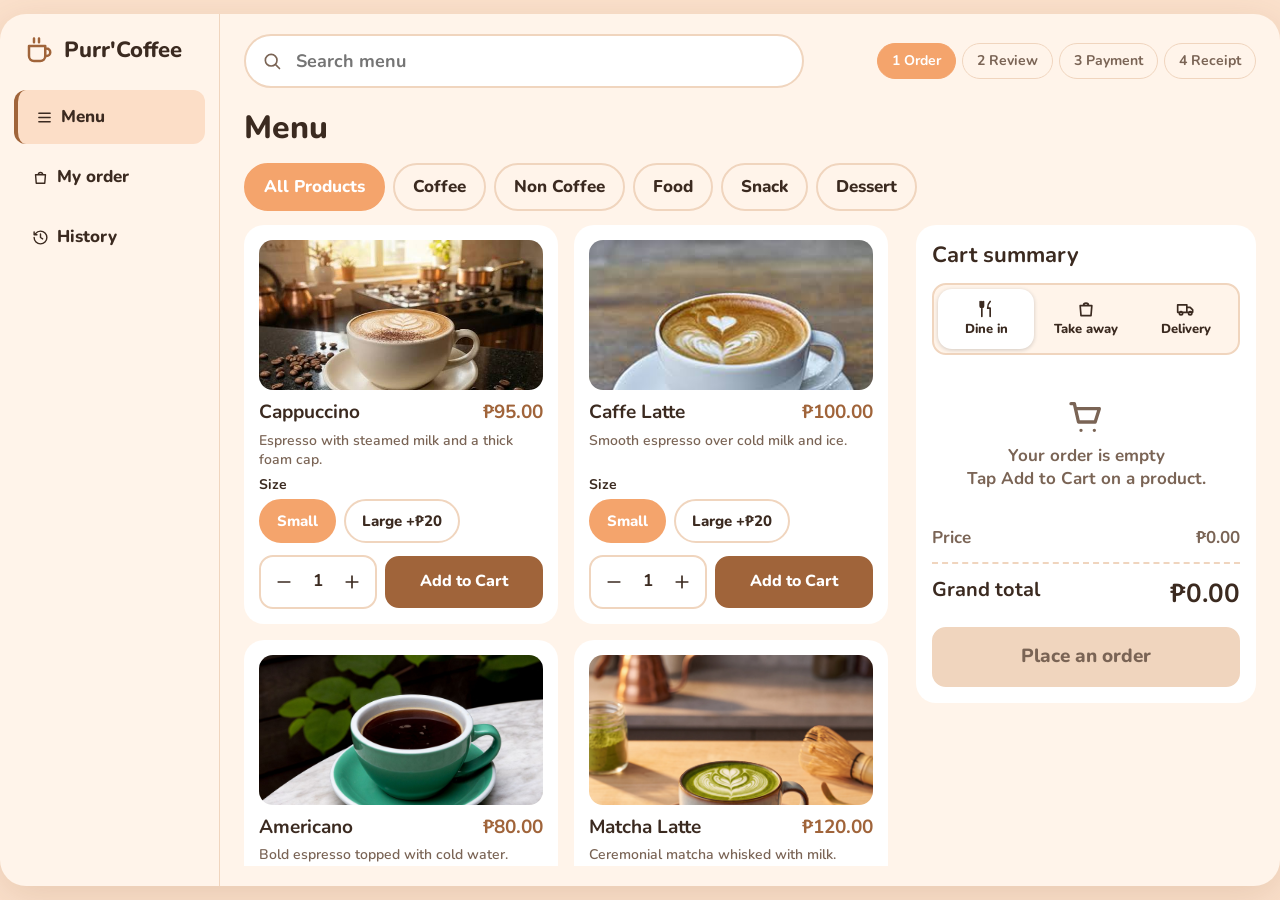
<file: index.html>
<!DOCTYPE html>
<html lang="en">
<head>
  <meta charset="utf-8">
  <meta name="viewport" content="width=device-width, initial-scale=1, viewport-fit=cover">
  <title>Purr'Coffee POS</title>
  <link rel="stylesheet" href="https://fonts.googleapis.com/css2?family=Nunito:wght@600;700;800&family=JetBrains+Mono:wght@500;700&display=swap">

  <style>
  /* ===== THEME (light + dark colors) ===== */
  :root {
    box-sizing: border-box;
    padding-top: env(safe-area-inset-top,0px);
    padding-bottom: env(safe-area-inset-bottom,0px);
    --bg: #fbe1cc;
    --panel: #fff4ea;
    --card: #fff;
    --ink: #3b2a20;
    --mute: #7a6455;
    --line: #f0d5be;
    --brand: #a0643a;
    --pill: #f4a46c;
    --pillink: #fff;
    --ok: #15803d;
    --okbg: #dcfce7;
    --err: #b91c1c;
    --errbg: #fee2e2;
    --btn2: #3b2a20;
    --btn2ink: #fff;
    --img: #d5d9dc;
  }

  @media (prefers-color-scheme:dark) {
    :root:not([data-theme="light"]) {
      --bg: #1d1511;
      --panel: #2a1f19;
      --card: #35271f;
      --ink: #f7e9dc;
      --mute: #c9ae98;
      --line: #4a382d;
      --brand: #d39a6c;
      --pill: #e0905a;
      --pillink: #2a1f19;
      --ok: #4ade80;
      --okbg: #10331f;
      --err: #fca5a5;
      --errbg: #3a1518;
      --btn2: #f7e9dc;
      --btn2ink: #2a1f19;
      --img: #4a4540;
    }
  }

  :root[data-theme="dark"] {
    --bg: #1d1511;
    --panel: #2a1f19;
    --card: #35271f;
    --ink: #f7e9dc;
    --mute: #c9ae98;
    --line: #4a382d;
    --brand: #d39a6c;
    --pill: #e0905a;
    --pillink: #2a1f19;
    --ok: #4ade80;
    --okbg: #10331f;
    --err: #fca5a5;
    --errbg: #3a1518;
    --btn2: #f7e9dc;
    --btn2ink: #2a1f19;
    --img: #4a4540;
  }

  html {
    scroll-padding-top: env(safe-area-inset-top,0px);
  }

  *,*:before,*:after {
    box-sizing: inherit;
  }

  body {
    margin: 0;
    background: var(--bg);
    color: var(--ink);
    font: 700 17px/1.35 Nunito,"Segoe UI",system-ui,sans-serif;
    -webkit-tap-highlight-color: transparent;
    touch-action: manipulation;
  }

  /* ===== BASE + BUTTONS ===== */
  svg.i {
    width: 1em;
    height: 1em;
    fill: none;
    stroke: currentColor;
    stroke-width: 2;
    stroke-linecap: round;
    stroke-linejoin: round;
    flex: none;
  }

  button {
    font: inherit;
    font-weight: 800;
    color: inherit;
    cursor: pointer;
    min-height: 52px;
    min-width: 52px;
    border-radius: 14px;
    border: 2px solid var(--line);
    background: var(--card);
    padding: 0 18px;
    display: inline-flex;
    align-items: center;
    justify-content: center;
    gap: 8px;
    transition: transform .08s,filter .15s;
  }

  button:active {
    transform: scale(.95);
    filter: brightness(.93);
  }

  button:focus-visible,input:focus-visible {
    outline: 3px solid var(--brand);
    outline-offset: 2px;
  }

  button:disabled {
    opacity: .6;
    cursor: wait;
  }

  .pri {
    background: var(--brand);
    border-color: var(--brand);
    color: #fff;
    font-size: 19px;
    min-height: 60px;
  }

  .out {
    border-color: var(--btn2);
    min-height: 60px;
    font-size: 19px;
  }

  .dis {
    background: var(--line);
    border-color: var(--line);
    color: var(--mute);
  }

  /* ===== APP SHELL + SIDEBAR ===== */
  .shell {
    max-width: 1400px;
    margin: 14px auto;
    display: grid;
    grid-template-columns: 220px 1fr;
    gap: 0;
    background: var(--panel);
    border-radius: 26px;
    overflow: hidden;
    min-height: calc(100vh - 28px);
    box-shadow: 0 10px 40px rgba(120,70,30,.15);
  }

  aside {
    padding: 22px 14px;
    border-right: 1px solid var(--line);
    display: flex;
    flex-direction: column;
    gap: 6px;
  }

  .brand {
    display: flex;
    align-items: center;
    gap: 10px;
    font-size: 22px;
    font-weight: 800;
    padding: 0 10px 18px;
    color: var(--ink);
  }

  .brand svg {
    font-size: 30px;
    color: var(--brand);
  }

  .nav {
    justify-content: flex-start;
    border: 0;
    background: none;
    min-height: 54px;
    width: 100%;
    font-size: 17px;
    border-radius: 12px;
    position: relative;
  }

  .nav.on {
    background: color-mix(in srgb,var(--pill) 28%,var(--panel));
    border-left: 4px solid var(--brand);
  }

  .nav .bd {
    margin-left: auto;
    background: var(--pill);
    color: var(--pillink);
    border-radius: 50%;
    min-width: 26px;
    height: 26px;
    display: grid;
    place-items: center;
    font-size: 14px;
  }

  .content {
    padding: 20px 24px;
    min-width: 0;
  }

  /* ===== TOP BAR + SEARCH + STEPS ===== */
  .top {
    display: flex;
    justify-content: space-between;
    align-items: center;
    gap: 12px;
    flex-wrap: wrap;
    margin-bottom: 18px;
  }

  .search {
    flex: 1;
    min-width: 200px;
    max-width: 560px;
    position: relative;
  }

  .search input {
    width: 100%;
    min-height: 54px;
    border-radius: 999px;
    border: 2px solid var(--line);
    background: var(--card);
    padding: 0 20px 0 50px;
    font: inherit;
    font-size: 18px;
    color: var(--ink);
  }

  .search svg {
    position: absolute;
    left: 18px;
    top: 17px;
    font-size: 20px;
    color: var(--mute);
  }

  .steps {
    display: flex;
    gap: 6px;
    flex-wrap: wrap;
  }

  .steps span {
    padding: 8px 14px;
    border-radius: 999px;
    font-size: 14px;
    border: 1px solid var(--line);
    color: var(--mute);
  }

  .steps .done {
    background: color-mix(in srgb,var(--pill) 25%,var(--panel));
    color: var(--ink);
  }

  .steps .on {
    background: var(--pill);
    color: var(--pillink);
    border-color: var(--pill);
  }

  h1,h2 {
    margin: 0;
    font-weight: 800;
  }

  h1 {
    font-size: 32px;
  }

  h2 {
    font-size: 28px;
  }

  .sub {
    color: var(--mute);
    margin: 6px 0 0;
  }

  /* ===== MENU SCREEN (products + cart) ===== */
  .cols {
    display: grid;
    grid-template-columns: 1fr 340px;
    gap: 20px;
    align-items: start;
  }

  .pills {
    display: flex;
    gap: 8px;
    flex-wrap: wrap;
    margin: 14px 0;
  }

  .pills button {
    border-radius: 999px;
    min-height: 48px;
    background: none;
    border-color: var(--line);
  }

  .pills .on {
    background: var(--pill);
    border-color: var(--pill);
    color: var(--pillink);
  }

  .grid {
    display: grid;
    grid-template-columns: repeat(auto-fill,minmax(225px,1fr));
    gap: 16px;
  }

  .pc {
    background: var(--card);
    border-radius: 20px;
    padding: 12px;
    border: 3px solid transparent;
    display: flex;
    flex-direction: column;
    gap: 6px;
  }

  .pc.in {
    border-color: var(--pill);
  }

  .img {
    height: 150px;
    flex-shrink: 0;
    border-radius: 14px;
    background: var(--img);
    overflow: hidden;
    display: grid;
    place-items: center;
  }

  .img img {
    display: block;
    object-fit: cover;
    height: 100%;
    width: 100%;
  }

  .pn {
    display: flex;
    justify-content: space-between;
    align-items: baseline;
    gap: 6px;
    font-size: 19px;
    margin-top: 4px;
  }

  .pn span {
    color: var(--brand);
  }

  .desc {
    margin: 0;
    color: var(--mute);
    font-size: 14px;
    font-weight: 600;
    min-height: 38px;
  }

  .sz small {
    display: block;
    font-size: 14px;
    margin-bottom: 4px;
  }

  .sz div {
    display: flex;
    gap: 8px;
  }

  .sz button {
    min-height: 44px;
    border-radius: 999px;
    font-size: 15px;
    padding: 0 16px;
  }

  .sz .on {
    background: var(--pill);
    border-color: var(--pill);
    color: var(--pillink);
  }

  .ar {
    display: flex;
    gap: 8px;
    align-items: center;
    margin-top: auto;
    padding-top: 6px;
  }

  .st {
    display: flex;
    align-items: center;
    border: 2px solid var(--line);
    border-radius: 14px;
  }

  .st button {
    border: 0;
    background: none;
    min-width: 46px;
    min-height: 50px;
    padding: 0;
    font-size: 20px;
  }

  .st b {
    min-width: 22px;
    text-align: center;
  }

  .add {
    flex: 1;
    background: var(--brand);
    border-color: var(--brand);
    color: #fff;
    font-size: 16px;
    padding: 0 8px;
  }

  .cart {
    background: var(--card);
    border-radius: 20px;
    padding: 16px;
    position: sticky;
    top: 12px;
  }

  .cart h3 {
    margin: 0 0 12px;
    font-size: 22px;
  }

  .mode {
    display: grid;
    grid-template-columns: repeat(3,1fr);
    gap: 4px;
    background: var(--panel);
    border: 2px solid var(--line);
    border-radius: 14px;
    padding: 4px;
    margin-bottom: 12px;
  }

  .mode button {
    flex-direction: column;
    gap: 2px;
    border: 0;
    background: none;
    min-height: 60px;
    font-size: 13px;
    padding: 0 4px;
  }

  .mode .on {
    background: var(--card);
    box-shadow: 0 1px 4px rgba(0,0,0,.18);
  }

  .mode svg {
    font-size: 20px;
  }

  .item {
    display: grid;
    grid-template-columns: 56px 1fr auto;
    gap: 10px;
    align-items: center;
    padding: 10px 0;
    border-bottom: 1px solid var(--line);
  }

  .item .th {
    width: 56px;
    height: 56px;
    border-radius: 12px;
    overflow: hidden;
    background: var(--img);
  }

  .item .th img {
    display: block;
    object-fit: cover;
    width: 100%;
    height: 100%;
  }

  .item b {
    font-size: 16px;
    display: block;
  }

  .item small {
    color: var(--mute);
    font-size: 14px;
    font-weight: 600;
    display: block;
  }

  .item .q {
    display: flex;
    align-items: center;
    gap: 4px;
    margin-top: 4px;
  }

  .item .q button {
    min-height: 44px;
    min-width: 44px;
    padding: 0;
    border-radius: 12px;
    font-size: 18px;
  }

  .item .q i {
    font-style: normal;
    min-width: 24px;
    text-align: center;
  }

  .item .rt {
    text-align: right;
  }

  .item .rt b {
    font-size: 17px;
  }

  .del {
    background: var(--errbg)!important;
    color: var(--err);
    border-color: var(--errbg)!important;
    margin-top: 6px;
  }

  .empty {
    text-align: center;
    color: var(--mute);
    padding: 30px 8px;
  }

  .empty svg {
    font-size: 40px;
    display: block;
    margin: 0 auto 8px;
  }

  .row2 {
    display: flex;
    justify-content: space-between;
    padding: 6px 0;
    color: var(--mute);
  }

  .row2.g {
    color: var(--ink);
    font-size: 20px;
    border-top: 2px dashed var(--line);
    margin-top: 6px;
    padding-top: 12px;
  }

  .row2.g b {
    font-size: 26px;
  }

  .wide {
    width: 100%;
    margin-top: 10px;
  }

  /* ===== REVIEW SCREEN ===== */
  .panelbox {
    background: var(--card);
    border-radius: 20px;
    overflow: hidden;
    margin: 16px 0;
  }

  .tr {
    display: grid;
    grid-template-columns: 2fr 1fr 1fr 1fr;
    padding: 16px 22px;
    border-top: 1px solid var(--line);
    font-size: 19px;
    align-items: center;
  }

  .tr.h {
    background: var(--panel);
    border: 0;
    font-size: 13px;
    color: var(--mute);
    padding: 12px 22px;
  }

  .tr>*:not(:first-child) {
    text-align: right;
  }

  .tsum {
    display: flex;
    justify-content: space-between;
    align-items: center;
    padding: 20px 22px;
    background: color-mix(in srgb,var(--pill) 22%,var(--card));
  }

  .tsum b {
    font-size: 40px;
    color: var(--brand);
  }

  .btns {
    display: grid;
    grid-template-columns: 1fr 2fr;
    gap: 16px;
  }

  @media (max-width:600px) {
    .btns {
      grid-template-columns: 1fr;
    }
  }

  .due {
    background: var(--card);
    border-radius: 16px;
    padding: 10px 20px;
    text-align: right;
  }

  .due small {
    display: block;
    font-size: 13px;
    color: var(--mute);
  }

  .due b {
    font-size: 34px;
    color: var(--brand);
  }

  /* ===== PAYMENT METHOD + CASH / QR / CARD ===== */
  .methods {
    display: grid;
    grid-template-columns: repeat(auto-fit,minmax(220px,1fr));
    gap: 16px;
    margin: 18px 0;
  }

  .method {
    flex-direction: column;
    min-height: 270px;
    border-radius: 24px;
    padding: 20px;
    font-weight: 600;
    color: var(--mute);
    gap: 4px;
    text-align: center;
    border: 3px solid transparent;
  }

  .method h3 {
    margin: 10px 0 2px;
    font-size: 26px;
    color: var(--ink);
    font-weight: 800;
  }

  .mic {
    width: 110px;
    height: 110px;
    border-radius: 50%;
    display: grid;
    place-items: center;
    font-size: 50px;
  }

  .two {
    display: grid;
    grid-template-columns: 1fr 1fr;
    gap: 24px;
    align-items: start;
  }

  @media (max-width:860px) {
    .two {
      grid-template-columns: 1fr;
    }
  }

  .amt {
    background: var(--card);
    border-radius: 16px;
    padding: 16px 22px;
    display: flex;
    justify-content: space-between;
    align-items: center;
    color: var(--mute);
    margin: 14px 0;
  }

  .amt b {
    font-size: 36px;
    color: var(--ink);
  }

  .field {
    background: var(--card);
    border: 3px solid var(--btn2);
    border-radius: 16px;
    padding: 12px 22px;
    font-size: 40px;
    font-weight: 800;
    min-height: 78px;
  }

  .field.bad {
    border-color: var(--err);
  }

  .field.z {
    color: var(--mute);
  }

  .lbl {
    display: block;
    font-size: 15px;
    margin: 12px 0 6px;
  }

  .quick {
    display: grid;
    grid-template-columns: repeat(4,1fr);
    gap: 8px;
    margin: 6px 0 12px;
  }

  .quick button {
    padding: 0;
    min-height: 58px;
  }

  .quick .on {
    background: var(--btn2);
    color: var(--btn2ink);
    border-color: var(--btn2);
  }

  .chg {
    border-radius: 16px;
    padding: 14px 20px;
    display: flex;
    justify-content: space-between;
    align-items: center;
    background: var(--card);
    color: var(--mute);
  }

  .chg.ok {
    background: var(--okbg);
    color: var(--ok);
  }

  .chg b {
    font-size: 36px;
  }

  .chg small {
    display: block;
    font-size: 14px;
    font-weight: 600;
  }

  .alert {
    display: flex;
    gap: 12px;
    align-items: center;
    background: var(--errbg);
    color: var(--err);
    border: 2px solid var(--err);
    border-radius: 14px;
    padding: 12px 16px;
    margin: 10px 0;
    font-size: 22px;
  }

  .alert div {
    font-size: 15px;
    font-weight: 600;
  }

  .alert b {
    font-size: 17px;
    display: block;
  }

  .pad {
    display: grid;
    grid-template-columns: repeat(3,1fr);
    gap: 10px;
  }

  .pad button {
    min-height: 92px;
    font-size: 32px;
    border-radius: 16px;
    padding: 0;
  }

  .pad .f {
    background: var(--panel);
    font-size: 20px;
  }

  .qrcard,.term {
    background: var(--card);
    border-radius: 24px;
    padding: 32px;
    text-align: center;
    display: grid;
    place-items: center;
  }

  .qrbox {
    width: min(290px,100%);
    aspect-ratio: 1;
    background: #fff;
    border: 2px solid var(--line);
    border-radius: 10px;
    overflow: hidden;
    margin-bottom: 12px;
    line-height: 0;
  }

  .qrbox svg {
    display: block;
    width: 100%;
    height: 100%;
  }

  .how {
    list-style: none;
    padding: 0;
    margin: 12px 0;
    display: grid;
    gap: 12px;
  }

  .how li {
    display: flex;
    gap: 12px;
    align-items: center;
    font-size: 18px;
  }

  .how b {
    width: 40px;
    height: 40px;
    border-radius: 50%;
    background: var(--btn2);
    color: var(--btn2ink);
    display: grid;
    place-items: center;
    flex: none;
  }

  .note {
    color: var(--mute);
    font-size: 15px;
    font-weight: 600;
    margin-top: 10px;
  }

  .proc {
    background: color-mix(in srgb,var(--pill) 20%,var(--card));
    border: 2px solid var(--pill);
    border-radius: 16px;
    padding: 14px 18px;
    margin: 12px 0;
  }

  .proc .bar {
    height: 12px;
    background: var(--card);
    border-radius: 6px;
    margin: 8px 0;
    overflow: hidden;
  }

  .proc .bar i {
    display: block;
    height: 100%;
    width: 0;
    background: var(--brand);
    animation: fill 1.6s linear forwards;
  }

  @keyframes fill {
    to {
      width: 100%;
    }
  }

  .proc small {
    font-weight: 600;
  }

  /* ===== SUCCESS + RECEIPT + HISTORY ===== */
  .okc {
    background: var(--card);
    border-radius: 26px;
    padding: 32px;
    max-width: 760px;
    margin: 0 auto;
    text-align: center;
  }

  .bigok {
    width: 110px;
    height: 110px;
    border-radius: 50%;
    background: #15803d;
    color: #fff;
    display: grid;
    place-items: center;
    font-size: 58px;
    margin: 0 auto 12px;
  }

  .okc h2 {
    font-size: 40px;
    color: var(--ok);
  }

  .kv {
    border: 2px solid var(--line);
    border-radius: 16px;
    margin: 20px 0;
    overflow: hidden;
    text-align: left;
  }

  .kv div {
    display: flex;
    justify-content: space-between;
    gap: 10px;
    padding: 14px 20px;
    border-top: 1px solid var(--line);
    font-size: 19px;
  }

  .kv div:first-child {
    border: 0;
    background: var(--panel);
  }

  .kv span {
    color: var(--mute);
  }

  .kv .m {
    font: 700 20px "JetBrains Mono",monospace;
  }

  .kv .g {
    color: var(--ok);
  }

  .okc button {
    width: 100%;
    margin-top: 10px;
  }

  .rc {
    background: #fff;
    color: #2b1d14;
    border-radius: 10px;
    padding: 30px;
    font: 500 16px/1.5 "JetBrains Mono",monospace;
    box-shadow: 0 8px 28px rgba(80,40,10,.2);
  }

  .rc h3 {
    margin: 0;
    text-align: center;
    font-size: 25px;
  }

  .rc .c {
    text-align: center;
    color: #6b5646;
    font-size: 13px;
  }

  .rc hr {
    border: 0;
    border-top: 2px dashed #b9a592;
    margin: 12px 0;
  }

  .rc .r {
    display: flex;
    justify-content: space-between;
    gap: 10px;
  }

  .rc small {
    display: block;
    color: #6b5646;
  }

  .rc .t {
    font-size: 23px;
    font-weight: 700;
  }

  .rc .okk {
    color: #15803d;
    font-weight: 700;
  }

  .side {
    padding-top: 30px;
  }

  .side p {
    color: var(--mute);
    font-size: 19px;
    margin: 10px 0 20px;
  }

  .side button {
    width: 100%;
    margin-bottom: 12px;
  }

  .hist {
    display: grid;
    gap: 10px;
    margin-top: 16px;
  }

  .hist button {
    justify-content: space-between;
    min-height: 72px;
    font-size: 18px;
    text-align: left;
    width: 100%;
  }

  @media (max-width:1100px) {
    .cols {
      grid-template-columns: 1fr;
    }
    .cart {
      position: static;
    }
  }

  @media (max-width:820px) {
    .shell {
      grid-template-columns: 1fr;
      margin: 0;
      border-radius: 0;
    }
    aside {
      flex-direction: row;
      flex-wrap: wrap;
      border: 0;
      border-bottom: 1px solid var(--line);
      padding: 10px;
      align-items: center;
    }
    .brand {
      padding: 0 8px;
    }
    .nav {
      width: auto;
    }
  }

  /* ===== MENU SCREEN: fixed-height layout so only the product list scrolls =====
     App.render() adds .menu-lock to <body> while the menu (order) screen is showing. */
  @media screen and (min-width:821px) {
    body.menu-lock {
      overflow: hidden;
    }
    body.menu-lock .shell {
      height: calc(100vh - 28px);
      height: calc(100dvh - 28px);
      min-height: 0;
      grid-template-rows: minmax(0,1fr);
    }
    body.menu-lock .content {
      display: flex;
      flex-direction: column;
      min-height: 0;
    }
    body.menu-lock .top {
      flex: none;
    }
    body.menu-lock #app {
      flex: 1;
      min-height: 0;
      overflow-y: auto;
      overflow-x: hidden;
      overscroll-behavior: contain;
      scrollbar-width: thin;
      scrollbar-color: var(--pill) transparent;
    }
  }

  @media screen and (min-width:1101px) {
    body.menu-lock #app {
      display: flex;
      flex-direction: column;
      overflow: hidden;
    }
    body.menu-lock .cols {
      flex: 1;
      min-height: 0;
      grid-template-rows: minmax(0,1fr);
    }
    body.menu-lock .grid {
      align-self: stretch;
      align-content: start;
      min-height: 0;
      overflow-y: auto;
      overflow-x: hidden;
      overscroll-behavior: contain;
      padding-right: 8px;
      scrollbar-width: thin;
      scrollbar-color: var(--pill) transparent;
    }
    body.menu-lock .cart {
      max-height: 100%;
      overflow-y: auto;
    }
  }

  /* ===== TOAST + PRINT + REDUCED MOTION ===== */
  #toast {
    position: fixed;
    left: 50%;
    bottom: calc(24px + env(safe-area-inset-bottom,0px));
    transform: translate(-50%,20px);
    background: #3b2a20;
    color: #fff;
    padding: 14px 24px;
    border-radius: 999px;
    display: flex;
    gap: 10px;
    align-items: center;
    z-index: 50;
    opacity: 0;
    pointer-events: none;
    transition: .2s;
    max-width: 92vw;
  }

  #toast.show {
    opacity: 1;
    transform: translate(-50%,0);
  }

  #toast.error {
    background: #991b1b;
  }

  #toast.warn {
    background: #92400e;
  }

  #toast.success svg {
    color: #86efac;
  }

  @media print {
    aside,.top,.side,#toast {
      display: none;
    }
    .shell {
      display: block;
      box-shadow: none;
    }
    .two {
      display: block;
    }
  }

  @media (prefers-reduced-motion:reduce) {
    * {
      animation: none!important;
      transition: none!important;
    }
  }
  </style>
</head>

<body>
  <div class="shell">
    <aside id="side"></aside>
    <section class="content">
      <div class="top" id="top"></div>
      <div id="app"></div>
    </section>
  </div>
  <div id="toast" role="status" aria-live="polite"></div>

  <script>
    "use strict";

    /* ===== utils ===== */
    const ICONS = {
      cup: "M4 8h13v8a4 4 0 01-4 4H8a4 4 0 01-4-4V8zM17 10h1a3 3 0 010 6h-1M8 2v3M12 2v3",
      menu: "M4 6h16M4 12h16M4 18h16",
      bag: "M5 8h14l-1 12H6L5 8zM9 8a3 3 0 016 0",
      hist: "M3 12a9 9 0 109-9 9 9 0 00-7 3.5M3 4v4h4M12 7v5l3 2",
      search: "M11 4a7 7 0 100 14 7 7 0 000-14zM21 21l-5-5",
      cash: "M2 6h20v12H2zM12 9a3 3 0 100 6 3 3 0 000-6z",
      qr: "M3 3h7v7H3zM14 3h7v7h-7zM3 14h7v7H3zM14 14h3v3h-3zM20 14v3M14 20h3M20 20h1",
      card: "M2 5h20v14H2zM2 10h20M6 15h4",
      trash: "M4 7h16M10 11v6M14 11v6M6 7l1 13h10l1-13M9 7V4h6v3",
      cart: "M3 4h2l2.5 11h10L20 7H6M9 20h.01M17 20h.01",
      check: "M5 13l4 4L19 7",
      left: "M19 12H5M11 6l-6 6 6 6",
      right: "M5 12h14M13 6l6 6-6 6",
      receipt: "M6 3h12v18l-3-2-3 2-3-2-3 2V3zM9 8h6M9 12h6",
      plus: "M12 5v14M5 12h14",
      minus: "M5 12h14",
      print: "M6 9V3h12v6M6 18H4v-7h16v7h-2M7 14h10v7H7z",
      back: "M21 5H9l-6 7 6 7h12V5zM12 9l5 6M17 9l-5 6",
      alert: "M12 8v5M12 17h.01M12 2a10 10 0 100 20 10 10 0 000-20z",
      dine: "M7 3v8M5 3v5a2 2 0 004 0V3M7 11v10M17 3c-2 2-3 5-3 8h3v10",
      take: "M5 8h14l-1 12H6L5 8zM9 8a3 3 0 016 0",
      ride: "M2 7h11v9H2zM13 10h4l3 3v3h-7M6 19a2 2 0 100-4 2 2 0 000 4zM17 19a2 2 0 100-4 2 2 0 000 4z"
    };
    const ic = n => `<svg class="i" viewBox="0 0 24 24" aria-hidden="true"><path d="${ICONS[n]}"/></svg>`;
    const Util = {
      cents: n => Math.round(Number(n) * 100),
      peso: n => "₱" + Number(n).toLocaleString("en-PH", {
        minimumFractionDigits: 2,
        maximumFractionDigits: 2
      }),
      pad: (n, l) => String(n).padStart(l, "0"),
      ymd: d => d.getFullYear() + Util.pad(d.getMonth() + 1, 2) + Util.pad(d.getDate(), 2),
      toast(t, type = "success") {
        const e = document.getElementById("toast");
        e.innerHTML = ic(type === "success" ? "check" : "alert") + `<span>${t}</span>`;
        e.className = "show " + type;
        clearTimeout(Util._t);
        Util._t = setTimeout(() => e.className = "", 2400);
      }
    };

    /* ===== product data + local product images ===== */
    const LARGE_EXTRA = 20;
    const PRODUCTS = [
      {
        id: 1,
        name: "Cappuccino",
        price: 95,
        cat: "Coffee",
        sizes: 1,
        image: "assets/images/cappuccino.jpg",
        desc: "Espresso with steamed milk and a thick foam cap."
      },
      {
        id: 2,
        name: "Caffe Latte",
        price: 100,
        cat: "Coffee",
        sizes: 1,
        image: "assets/images/caffe-latte.jpg",
        desc: "Smooth espresso over cold milk and ice."
      },
      {
        id: 3,
        name: "Americano",
        price: 80,
        cat: "Coffee",
        sizes: 1,
        image: "assets/images/americano.jpg",
        desc: "Bold espresso topped with cold water."
      },
      {
        id: 4,
        name: "Matcha Latte",
        price: 120,
        cat: "Non Coffee",
        sizes: 1,
        image: "assets/images/matcha-latte.jpg",
        desc: "Ceremonial matcha whisked with milk."
      },
      {
        id: 5,
        name: "Choco Milk",
        price: 90,
        cat: "Non Coffee",
        sizes: 1,
        image: "assets/images/choco-milk.jpg",
        desc: "Rich dark chocolate with cold milk."
      },
      {
        id: 6,
        name: "Croissant",
        price: 85,
        cat: "Food",
        image: "assets/images/croissant.jpg",
        desc: "Buttery, flaky, baked fresh each morning."
      },
      {
        id: 7,
        name: "Club Sandwich",
        price: 130,
        cat: "Food",
        image: "assets/images/club-sandwich.jpg",
        desc: "Chicken, egg, lettuce and tomato on toast."
      },
      {
        id: 8,
        name: "Cookies",
        price: 45,
        cat: "Snack",
        image: "assets/images/cookies.jpg",
        desc: "Two chewy chocolate chip cookies."
      },
      {
        id: 9,
        name: "Cheesecake",
        price: 110,
        cat: "Dessert",
        image: "assets/images/cheesecake.jpg",
        desc: "Creamy baked cheesecake with berry sauce."
      },
      {
        id: 10,
        name: "Donut",
        price: 55,
        cat: "Dessert",
        image: "assets/images/donut.jpg",
        desc: "Glazed ring donut, soft and fluffy."
      }
    ];
    const CATS = ["All Products", "Coffee", "Non Coffee", "Food", "Snack", "Dessert"];

    /* ===== cart logic (temporary order state; lines keyed by product + size) ===== */
    const Cart = {
      items: [],
      find(k) {
        return this.items.find(i => i.key === k);
      },
      add(p, size, qty) {
        const k = p.id + (size || ""), e = this.find(k);
        if (e)
          e.quantity += qty;
        else
          this.items.push({
            key: k,
            productId: p.id,
            name: p.name,
            size,
            price: p.price + (size === "Large" ? LARGE_EXTRA : 0),
            quantity: qty
          });
      },
      change(k, d) {
        const e = this.find(k);
        if (!e)
          return;
        e.quantity + d < 1 ? this.remove(k) : e.quantity += d;
      },
      remove(k) {
        this.items = this.items.filter(i => i.key !== k);
      },
      clear() {
        this.items = [];
      },
      subtotal: i => Util.cents(i.price) * i.quantity / 100,
      totalCents() {
        return this.items.reduce((s, i) => s + Util.cents(i.price) * i.quantity, 0);
      },
      total() {
        return this.totalCents() / 100;
      },
      count() {
        return this.items.reduce((s, i) => s + i.quantity, 0);
      },
      isEmpty() {
        return !this.items.length;
      }
    };

    /* ===== QR code (self-contained generator, no external library needed) ===== */
    /* QR_CONFIG: the ONLY thing you change to turn the simulation into a real payment QR.
       Leave paymentUrlTemplate empty = simulation payload (reference + amount as text).
       To use a real payment link, put it here. {ref} and {amount} are replaced automatically.
       Example: "https://your-payment-provider.example/pay?ref={ref}&amount={amount}" */
    const QR_CONFIG = {
      paymentUrlTemplate: ""
    };

    const QR = (() => {
      /* Error-correction level M. version -> [EC codewords per block, [[blocks, data codewords per block], ...]] */
      const BLOCKS = {
        1: [10, [[1, 16]]], 2: [16, [[1, 28]]], 3: [26, [[1, 44]]], 4: [18, [[2, 32]]], 5: [24, [[2, 43]]],
        6: [16, [[4, 27]]], 7: [18, [[4, 31]]], 8: [22, [[2, 38], [2, 39]]], 9: [22, [[3, 36], [2, 37]]], 10: [26, [[4, 43], [1, 44]]]
      };
      /* Alignment-pattern centre positions for each version */
      const ALIGN = { 1: [], 2: [6, 18], 3: [6, 22], 4: [6, 26], 5: [6, 30], 6: [6, 34], 7: [6, 22, 38], 8: [6, 24, 42], 9: [6, 26, 46], 10: [6, 28, 50] };
      /* The 8 standard mask patterns (true = flip the module) */
      const MASKS = [
        (r, c) => (r + c) % 2 === 0,
        (r, c) => r % 2 === 0,
        (r, c) => c % 3 === 0,
        (r, c) => (r + c) % 3 === 0,
        (r, c) => (Math.floor(r / 2) + Math.floor(c / 3)) % 2 === 0,
        (r, c) => ((r * c) % 2) + ((r * c) % 3) === 0,
        (r, c) => (((r * c) % 2) + ((r * c) % 3)) % 2 === 0,
        (r, c) => (((r + c) % 2) + ((r * c) % 3)) % 2 === 0
      ];

      /* Reed-Solomon error correction over GF(256) */
      const EXP = [], LOG = [];
      for (let i = 0, x = 1; i < 255; i++) { EXP[i] = x; LOG[x] = i; x <<= 1; if (x & 256) x ^= 0x11d; }
      for (let i = 255; i < 512; i++) EXP[i] = EXP[i - 255];
      const mul = (a, b) => a && b ? EXP[LOG[a] + LOG[b]] : 0;
      function rsEncode(data, n) {
        let g = [1];
        for (let i = 0; i < n; i++) {
          const ng = new Array(g.length + 1).fill(0);
          for (let j = 0; j < g.length; j++) { ng[j] ^= g[j]; ng[j + 1] ^= mul(g[j], EXP[i]); }
          g = ng;
        }
        const r = new Array(n).fill(0);
        for (const b of data) {
          const f = b ^ r[0];
          r.shift(); r.push(0);
          if (f) for (let i = 0; i < n; i++) r[i] ^= mul(g[i + 1], f);
        }
        return r;
      }

      /* Mask quality score: lower is better (the 4 standard penalty rules) */
      function penalty(m) {
        const n = m.length;
        let p = 0, dark = 0;
        for (let pass = 0; pass < 2; pass++) {
          const at = (a, b) => pass ? m[b][a] : m[a][b];
          for (let a = 0; a < n; a++) {
            let run = 1;
            for (let b = 1; b < n; b++) {
              if (at(a, b) === at(a, b - 1)) { run++; if (run === 5) p += 3; else if (run > 5) p++; } else run = 1;
            }
            for (let b = 0; b + 10 < n; b++) {
              const s = [];
              for (let k = 0; k < 11; k++) s.push(at(a, b + k) ? 1 : 0);
              const t = s.join("");
              if (t === "10111010000" || t === "00001011101") p += 40;
            }
          }
        }
        for (let y = 0; y < n; y++) for (let x = 0; x < n; x++) {
          if (m[y][x]) dark++;
          if (x + 1 < n && y + 1 < n && m[y][x] === m[y][x + 1] && m[y][x] === m[y + 1][x] && m[y][x] === m[y + 1][x + 1]) p += 3;
        }
        return p + Math.floor(Math.abs(dark * 100 / (n * n) - 50) / 5) * 10;
      }

      /* Turn text into a square matrix of true/false modules */
      function encode(text) {
        const bytes = Array.from(new TextEncoder().encode(text));
        const dataCap = v => BLOCKS[v][1].reduce((s, [n, d]) => s + n * d, 0);
        let v = 1;
        while (v <= 10 && bytes.length > dataCap(v) - (v < 10 ? 2 : 3)) v++;
        if (v > 10) throw new Error("QR payload too long");

        /* 1. Data bits: mode (byte), length, data, terminator, padding */
        const bits = [];
        const put = (val, len) => { for (let i = len - 1; i >= 0; i--) bits.push((val >>> i) & 1); };
        put(4, 4);
        put(bytes.length, v < 10 ? 8 : 16);
        bytes.forEach(b => put(b, 8));
        const cap = dataCap(v) * 8;
        put(0, Math.min(4, cap - bits.length));
        while (bits.length % 8) bits.push(0);
        for (let pad = 0xEC; bits.length < cap; pad ^= 0xEC ^ 0x11) put(pad, 8);
        const cw = [];
        for (let i = 0; i < bits.length; i += 8) cw.push(parseInt(bits.slice(i, i + 8).join(""), 2));

        /* 2. Split into blocks, add Reed-Solomon error correction, interleave */
        const [eccLen, groups] = BLOCKS[v];
        const dBlocks = [], eBlocks = [];
        let pos = 0;
        for (const [n, d] of groups) for (let i = 0; i < n; i++) {
          const blk = cw.slice(pos, pos + d);
          pos += d;
          dBlocks.push(blk);
          eBlocks.push(rsEncode(blk, eccLen));
        }
        const out = [];
        const maxD = Math.max(...dBlocks.map(b => b.length));
        for (let i = 0; i < maxD; i++) dBlocks.forEach(b => { if (i < b.length) out.push(b[i]); });
        for (let i = 0; i < eccLen; i++) eBlocks.forEach(b => out.push(b[i]));
        const stream = [];
        out.forEach(b => { for (let i = 7; i >= 0; i--) stream.push((b >>> i) & 1); });

        /* 3. Fixed patterns: timing, 3 finder squares, alignment squares */
        const size = 17 + 4 * v;
        const mod = Array.from({ length: size }, () => Array(size).fill(false));
        const fn = Array.from({ length: size }, () => Array(size).fill(false));
        const set = (x, y, dark) => { mod[y][x] = dark; fn[y][x] = true; };
        for (let i = 0; i < size; i++) { set(6, i, i % 2 === 0); set(i, 6, i % 2 === 0); }
        const finder = (cx, cy) => {
          for (let dy = -4; dy <= 4; dy++) for (let dx = -4; dx <= 4; dx++) {
            const x = cx + dx, y = cy + dy;
            if (x < 0 || y < 0 || x >= size || y >= size) continue;
            const d = Math.max(Math.abs(dx), Math.abs(dy));
            set(x, y, d !== 2 && d !== 4);
          }
        };
        finder(3, 3); finder(size - 4, 3); finder(3, size - 4);
        const ap = ALIGN[v];
        ap.forEach((cy, i) => ap.forEach((cx, j) => {
          if ((i === 0 && j === 0) || (i === 0 && j === ap.length - 1) || (i === ap.length - 1 && j === 0)) return;
          for (let dy = -2; dy <= 2; dy++) for (let dx = -2; dx <= 2; dx++) set(cx + dx, cy + dy, Math.max(Math.abs(dx), Math.abs(dy)) !== 1);
        }));

        /* 4. Format info (error level + mask) and version info cells */
        const infoCells = mask => {
          const cells = [];
          let rem = mask;
          for (let i = 0; i < 10; i++) rem = (rem << 1) ^ ((rem >>> 9) * 0x537);
          const fb = ((mask << 10) | rem) ^ 0x5412;
          const b = i => ((fb >>> i) & 1) === 1;
          for (let i = 0; i <= 5; i++) cells.push([8, i, b(i)]);
          cells.push([8, 7, b(6)], [8, 8, b(7)], [7, 8, b(8)]);
          for (let i = 9; i < 15; i++) cells.push([14 - i, 8, b(i)]);
          for (let i = 0; i < 8; i++) cells.push([size - 1 - i, 8, b(i)]);
          for (let i = 8; i < 15; i++) cells.push([8, size - 15 + i, b(i)]);
          cells.push([8, size - 8, true]);
          if (v >= 7) {
            let r2 = v;
            for (let i = 0; i < 12; i++) r2 = (r2 << 1) ^ ((r2 >>> 11) * 0x1F25);
            const vb = (v << 12) | r2;
            for (let i = 0; i < 18; i++) {
              const bit = ((vb >>> i) & 1) === 1, a = size - 11 + (i % 3), c = Math.floor(i / 3);
              cells.push([a, c, bit], [c, a, bit]);
            }
          }
          return cells;
        };
        infoCells(0).forEach(([x, y, d]) => set(x, y, d)); /* reserve these cells */

        /* 5. Place data bits in the zig-zag order */
        const raw = Array.from({ length: size }, () => Array(size).fill(false));
        let bi = 0, up = true;
        for (let c = size - 1; c > 0; c -= 2) {
          if (c === 6) c--;
          for (let i = 0; i < size; i++) {
            const r = up ? size - 1 - i : i;
            for (let k = 0; k < 2; k++) {
              const cc = c - k;
              if (!fn[r][cc]) raw[r][cc] = bi < stream.length ? stream[bi++] === 1 : false;
            }
          }
          up = !up;
        }

        /* 6. Try all 8 masks, keep the best-scoring one */
        let best = null, bestScore = Infinity;
        for (let mask = 0; mask < 8; mask++) {
          const m = mod.map(r => r.slice());
          for (let y = 0; y < size; y++) for (let x = 0; x < size; x++) if (!fn[y][x]) m[y][x] = raw[y][x] !== MASKS[mask](y, x);
          infoCells(mask).forEach(([x, y, d]) => { m[y][x] = d; });
          const s = penalty(m);
          if (s < bestScore) { bestScore = s; best = m; }
        }
        return { size, modules: best };
      }

      return {
        /* What the QR contains */
        payload(ref, amount) {
          const amt = Number(amount).toFixed(2);
          if (QR_CONFIG.paymentUrlTemplate) {
            return QR_CONFIG.paymentUrlTemplate.replace("{ref}", encodeURIComponent(ref)).replace("{amount}", amt);
          }
          return `PURRCOFFEE-SIM|${ref}|PHP ${amt}|NOT A REAL PAYMENT`;
        },
        /* Draw the matrix as an inline SVG (white background + 4-module quiet zone, as the QR standard requires) */
        svg(text) {
          try {
            const { size, modules } = encode(text);
            const q = 4;
            let d = "";
            for (let y = 0; y < size; y++) {
              for (let x = 0; x < size; x++) {
                if (!modules[y][x]) continue;
                let len = 1;
                while (x + len < size && modules[y][x + len]) len++;
                d += `M${x + q} ${y + q}h${len}v1h-${len}z`;
                x += len - 1;
              }
            }
            const n = size + q * 2;
            return `<svg viewBox="0 0 ${n} ${n}" shape-rendering="crispEdges" role="img" aria-label="QR code for payment ${text.replace(/"/g, "")}"><rect width="${n}" height="${n}" fill="#fff"/><path d="${d}" fill="#3b2a20"/></svg>`;
          }
          catch (e) {
            return `<div style="padding:24px;font:700 14px sans-serif;color:#b91c1c;line-height:1.4">QR code unavailable</div>`;
          }
        },
        encode
      };
    })();

    /* ===== transaction logic (separate from cart) ===== */
    const Tx = {
      seq: 0,
      used: new Set(),
      history: [],
      init() {
        try {
          const s = JSON.parse(localStorage.getItem("pos_tx") || "{}");
          if (s.day === Util.ymd(new Date())) {
            this.seq = s.seq || 0;
            (s.used || []).forEach(r => this.used.add(r));
          }
        }
        catch (e) { }
      },
      peekRef() {
        return `TXN-${Util.ymd(new Date())}-${Util.pad(this.seq + 1, 3)}`;
      },
      newRef() {
        let r;
        do {
          this.seq++;
          r = `TXN-${Util.ymd(new Date())}-${Util.pad(this.seq, 3)}`;
        } while (this.used.has(r));
        this.used.add(r);
        try {
          localStorage.setItem("pos_tx", JSON.stringify({
            day: Util.ymd(new Date()),
            seq: this.seq,
            used: [...this.used]
          }));
        }
        catch (e) { }
        return r;
      },
      complete(method, cashC, mode) {
        if (Cart.isEmpty())
          throw new Error("empty");
        const tc = Cart.totalCents(), cash = method === "Cash";
        const t = {
          transactionReference: this.newRef(),
          dateTime: new Date(),
          serviceMode: mode,
          items: Cart.items.map(i => ({
            name: i.name,
            size: i.size,
            price: i.price,
            quantity: i.quantity,
            subtotal: Cart.subtotal(i)
          })),
          total: tc / 100,
          paymentMethod: method,
          cashReceived: cash ? cashC / 100 : null,
          change: cash ? (cashC - tc) / 100 : null,
          status: "PAID"
        };
        this.history.unshift(t);
        return t;
      }
    };

    /* ===== payment logic ===== */
    const Payment = { check(s) {
        if (!/^\d{1,7}$/.test(s) || Number(s) <= 0)
          return { error: "invalid" };
        const c = Number(s) * 100, t = Cart.totalCents();
        return c < t ? {
          error: "short",
          short: (t - c) / 100
        } : {
          cents: c,
          change: (c - t) / 100
        };
      } };

    /* ===== receipt generation ===== */
    const Receipt = { html(t) {
        const rows = t.items.map(i => `<div class="r"><b>${i.name}${i.size ? ` (${i.size})` : ""}</b><span>${Util.peso(i.subtotal)}</span></div><small>${i.quantity} × ${Util.peso(i.price)}</small>`).join("");
        const cash = t.paymentMethod === "Cash" ? `<div class="r"><span>Cash received</span><span>${Util.peso(t.cashReceived)}</span></div><div class="r"><span>Change</span><span>${Util.peso(t.change)}</span></div>` : "";
        return `<div class="rc"><h3>PURR'COFFEE POS</h3><div class="c">Official Digital Receipt</div><hr>
      <div class="r"><span>Transaction</span><b>${t.transactionReference}</b></div><div class="r"><span>Date</span><span>${t.dateTime.toLocaleString("en-PH", {
          dateStyle: "long",
          timeStyle: "short"
        })}</span></div><div class="r"><span>Order type</span><span>${t.serviceMode}</span></div><hr>${rows}<hr>
      <div class="r t"><span>TOTAL</span><span>${Util.peso(t.total)}</span></div><div class="r"><span>Payment</span><span>${t.paymentMethod}</span></div>${cash}
      <div class="r"><span>Status</span><span class="okk">Payment Successful</span></div><hr><div class="c">Thank you! Come back soon.</div></div>`;
      } };

    /* ===== UI ===== */
    const STEP = {
      order: 1,
      review: 2,
      method: 3,
      cash: 3,
      qr: 3,
      card: 3,
      success: 4,
      receipt: 4,
      history: 0
    };
    const App = {
      screen: "order",
      cat: "All Products",
      q: "",
      mode: "Dine in",
      sel: {},
      lastTx: null,
      from: "success",
      cashStr: "",
      processing: false,
      go(s) {
        this.screen = s;
        this.render();
        window.scrollTo(0, 0);
      },
      getSel(id) {
        return this.sel[id] || (this.sel[id] = {
          size: "Small",
          qty: 1
        });
      },
      render() {
        /* remember the menu scroll position so adding an item / changing qty doesn't jump back to the top */
        const wasMenu = document.body.classList.contains("menu-lock");
        const keepGrid = wasMenu ? (document.getElementById("grid") || {}).scrollTop || 0 : 0;
        const keepApp = wasMenu ? document.getElementById("app").scrollTop : 0;
        const n = STEP[this.screen];
        document.getElementById("side").innerHTML = `<div class="brand">${ic("cup")}Purr'Coffee</div>
        <button class="nav ${this.screen === "order" ? "on" : ""}" data-a="toOrder">${ic("menu")} Menu</button>
        <button class="nav ${this.screen === "review" ? "on" : ""}" data-a="toReview">${ic("bag")} My order${Cart.count() ? `<span class="bd">${Cart.count()}</span>` : ""}</button>
        <button class="nav ${this.screen === "history" ? "on" : ""}" data-a="toHistory">${ic("hist")} History</button>`;
        const steps = ["Order", "Review", "Payment", "Receipt"].map((l, i) => {
          const k = i + 1, done = this.screen === "success" ? k <= 3 : k < n;
          return `<span class="${k === n && this.screen !== "success" ? "on" : done ? "done" : ""}">${done ? "✓ " + l : k + " " + l}</span>`;
        }).join("");
        document.getElementById("top").innerHTML = this.screen === "order" ? `<div class="search">${ic("search")}<input id="q" type="search" placeholder="Search menu" value="${this.q.replace(/"/g, "&quot;")}" aria-label="Search menu"></div><div class="steps">${steps}</div>` : `<div class="steps">${steps}</div>`;
        document.getElementById("app").innerHTML = this["v_" + this.screen]();
        /* menu screen only: lock the page height so just the product list scrolls (see CSS .menu-lock) */
        document.body.classList.toggle("menu-lock", this.screen === "order");
        if (this.screen === "order" && wasMenu) {
          document.getElementById("app").scrollTop = keepApp;
          const g = document.getElementById("grid");
          if (g)
            g.scrollTop = keepGrid;
        }
        const q = document.getElementById("q");
        if (q)
          q.oninput = () => {
            this.q = q.value;
            document.getElementById("grid").innerHTML = this.gridHtml();
            this.menuScrollTop();
          };
      },
      gridHtml() {
        const s = this.q.trim().toLowerCase(), list = PRODUCTS.filter(p =>
          (this.cat === "All Products" || p.cat === this.cat) && p.name.toLowerCase().includes(s));
        if (!list.length)
          return `<div class="empty">No products found.<br>Try another name or category.</div>`;
        return list.map(p => {
          const v = this.getSel(p.id), inCart = Cart.items.some(i => i.productId === p.id), pr = p.price + (p.sizes && v.size === "Large" ? LARGE_EXTRA : 0);
          return `<div class="pc ${inCart ? "in" : ""}"><div class="img"><img src="${p.image}" alt="${p.name}"></div><div class="pn"><span style="color:var(--ink)">${p.name}</span><span>${Util.peso(pr)}</span></div><p class="desc">${p.desc}</p>
        ${p.sizes ? `<div class="sz"><small>Size</small><div>${["Small", "Large"].map(z => `<button class="${v.size === z ? "on" : ""}" data-a="size" data-id="${p.id}" data-s="${z}">${z}${z === "Large" ? " +₱" + LARGE_EXTRA : ""}</button>`).join("")}</div></div>` : ""}
        <div class="ar"><div class="st"><button data-a="qm" data-id="${p.id}" aria-label="Less">${ic("minus")}</button><b>${v.qty}</b><button data-a="qp" data-id="${p.id}" aria-label="More">${ic("plus")}</button></div><button class="add" data-a="add" data-id="${p.id}">Add to Cart</button></div></div>`;
        }).join("");
      },
      cartBox() {
        const modes = [
          ["Dine in", "dine"],
          ["Take away", "take"],
          ["Delivery", "ride"]
        ];
        return `<div class="cart"><h3>Cart summary</h3><div class="mode">${modes.map(([m, i]) => `<button class="${this.mode === m ? "on" : ""}" data-a="mode" data-m="${m}">${ic(i)}${m}</button>`).join("")}</div>${Cart.isEmpty() ? `<div class="empty">${ic("cart")}<b>Your order is empty</b><br>Tap Add to Cart on a product.</div>` :
          Cart.items.map(i => {
            const p = PRODUCTS.find(x => x.id === i.productId);
            return `<div class="item"><div class="th"><img src="${p.image}" alt="${p.name}"></div><div><b>${i.name}</b><small>${i.size ? i.size + " · " : ""}${Util.peso(i.price)} each</small><div class="q"><button data-a="dec" data-k="${i.key}" aria-label="Decrease ${i.name}">${ic("minus")}</button><i>${i.quantity}</i><button data-a="inc" data-k="${i.key}" aria-label="Increase ${i.name}">${ic("plus")}</button></div></div>
        <div class="rt"><b>${Util.peso(Cart.subtotal(i))}</b><br><button class="del" data-a="rem" data-k="${i.key}" aria-label="Remove ${i.name}">${ic("trash")}</button></div></div>`;
          }).join("")}
        <div class="row2"><span>Price</span><span>${Util.peso(Cart.total())}</span></div><div class="row2 g"><span>Grand total</span><b>${Util.peso(Cart.total())}</b></div>
        <button class="wide pri ${Cart.isEmpty() ? "dis" : ""}" data-a="toReview">Place an order</button></div>`;
      },
      v_order() {
        return `<h1>Menu</h1><div class="pills">${CATS.map(c => `<button class="${c === this.cat ? "on" : ""}" data-a="cat" data-c="${c}" aria-pressed="${c === this.cat}">${c}</button>`).join("")}</div><div class="cols"><div class="grid" id="grid">${this.gridHtml()}</div>${this.cartBox()}</div>`;
      },
      v_review() {
        return `<div style="max-width:1000px"><h1>Order summary</h1><p class="sub">${this.mode} · Check your items before paying. Tap Back to make changes — your items stay in the cart.</p>
      <div class="panelbox"><div class="tr h"><span>PRODUCT</span><span>QTY</span><span>UNIT PRICE</span><span>SUBTOTAL</span></div>
      ${Cart.items.map(i => `<div class="tr"><b>${i.name}${i.size ? ` (${i.size})` : ""}</b><b>${i.quantity}</b><span>${Util.peso(i.price)}</span><b>${Util.peso(Cart.subtotal(i))}</b></div>`).join("")}
      <div class="tsum"><div><b style="font-size:20px;color:var(--ink)">Total Amount</b><br><span style="color:var(--mute)">${Cart.count()} items</span></div><b>${Util.peso(Cart.total())}</b></div></div>
      <div class="btns"><button class="out" data-a="toOrder">${ic("left")} Back / Modify Order</button><button class="pri" data-a="toMethod">Proceed to Payment ${ic("right")}</button></div></div>`;
      },
      v_method() {
        const m = (k, i, t, d, bg, fg) => `<button class="method" data-a="pick" data-m="${k}"><span class="mic" style="background:${bg};color:${fg}">${ic(i)}</span><h3>${t}</h3>${d}</button>`;
        return `<div class="top" style="margin:0"><div><h1>How would you like to pay?</h1><p class="sub">Tap one of the options below.</p></div><div class="due"><small>AMOUNT DUE</small><b>${Util.peso(Cart.total())}</b></div></div>
      <div class="methods">${m("Cash", "cash", "Cash", "Enter the amount you are paying. Change is computed for you.", "#dcfce7", "#166534")}${m("QR Payment", "qr", "QR Payment", "Scan with a supported e-wallet or banking app.", "#dbeafe", "#1d4ed8")}${m("Card", "card", "Credit / Debit Card", "Tap, insert, or swipe your card at the reader.", "#ede9fe", "#6d28d9")}</div>
      <button class="out" data-a="toReview">${ic("left")} Back to Order</button>`;
      },
      v_cash() {
        const s = this.cashStr, amt = s ? Number(s) : 0, r = s ? Payment.check(s) : null, bad = r && r.error === "short", ok = r && !r.error;
        return `<div class="two"><div><h2>${ic("cash")} Cash Payment</h2><div class="amt"><span>Total amount</span><b>${Util.peso(Cart.total())}</b></div><span class="lbl">Amount paid</span>
      <div class="field ${bad ? "bad" : ""} ${s ? "" : "z"}">${Util.peso(amt)}</div>
      ${bad ? `<div class="alert">${ic("alert")}<div><b>Insufficient cash.</b>Please enter an amount equal to or greater than the total. You are short by ${Util.peso(r.short)}.</div></div>` : ""}
      <span class="lbl" style="color:var(--mute)">Quick amounts</span><div class="quick"><button data-a="quick" data-v="${Cart.total()}" class="${s && amt === Math.ceil(Cart.total()) ? "on" : ""}">Exact</button>${[200, 500, 1000].map(v => `<button data-a="quick" data-v="${v}" class="${s && amt === v ? "on" : ""}">₱${v.toLocaleString()}</button>`).join("")}</div>
      <div class="chg ${ok ? "ok" : ""}"><div>Change${ok ? `<small>${Util.peso(amt)} − ${Util.peso(Cart.total())}</small>` : ""}</div><b>${ok ? Util.peso(r.change) : "—"}</b></div></div>
      <div><div class="pad">${[1, 2, 3, 4, 5, 6, 7, 8, 9].map(d => `<button data-a="key" data-k="${d}">${d}</button>`).join("")}<button class="f" data-a="kclear">Clear</button><button data-a="key" data-k="0">0</button><button class="f" data-a="kback" aria-label="Backspace">${ic("back")}</button></div>
      <button class="wide pri" style="margin-top:12px" data-a="payCash">Pay Now</button><button class="wide out" data-a="toMethod">${ic("left")} Change payment method</button></div></div>`;
      },
      proc() {
        return `<div class="proc"><b>Processing payment…</b><div class="bar"><i></i></div><small>Please wait. Do not close this screen.</small></div>`;
      },
      v_qr() {
        const p = this.processing;
        return `<div class="two" style="margin-top:20px"><div class="qrcard"><div><div class="qrbox">${QR.svg(QR.payload(Tx.peekRef(), Cart.total()))}</div><div class="note">Ref: ${Tx.peekRef()}</div></div></div>
      <div><h2>${ic("qr")} QR Payment <small style="font-size:16px;color:var(--brand)">(simulation)</small></h2><div class="amt"><span>Amount to pay</span><b style="color:var(--brand)">${Util.peso(Cart.total())}</b></div>
      <ul class="how"><li><b>1</b>Scan the QR code using your supported payment application.</li><li><b>2</b>Check that the amount is ${Util.peso(Cart.total())} and approve it in your app.</li><li><b>3</b>Tap Confirm Payment below.</li></ul>${p ? this.proc() : ""}
      <div class="btns" style="grid-template-columns:1fr 1.4fr"><button class="out" ${p ? "disabled" : ""} data-a="toMethod">${ic("left")} Back</button><button class="pri" ${p ? "disabled" : ""} data-a="payQR">${ic("check")} Confirm Payment</button></div>
      <p class="note">Simulated payment — the amount paid will equal the total, with ₱0.00 change.</p></div></div>`;
      },
      v_card() {
        const p = this.processing;
        return `<div class="two" style="margin-top:20px"><div class="term"><svg viewBox="0 0 300 330" width="100%" style="max-width:320px" role="img" aria-label="Card reader"><rect x="40" y="40" width="190" height="270" rx="30" fill="#3b2a20"/><rect x="58" y="62" width="154" height="90" rx="10" fill="#1d1511"/><text x="72" y="95" fill="#f4a46c" font-size="12" font-family="monospace">${p ? "PROCESSING" : "READY"}</text><text x="72" y="130" fill="#fff" font-size="22" font-weight="800" font-family="sans-serif">${Util.peso(Cart.total())}</text><path d="M110 200a30 30 0 010 50M125 190a45 45 0 010 70" stroke="#f4a46c" stroke-width="6" fill="none" stroke-linecap="round"/><g transform="rotate(-12 200 110)"><rect x="150" y="60" width="130" height="85" rx="12" fill="#a0643a"/><rect x="165" y="80" width="26" height="20" rx="4" fill="#fcd34d"/><text x="165" y="125" fill="#fff" font-size="11" font-family="monospace">•••• •••• •••• 4821</text></g></svg></div>
      <div><h2>${ic("card")} Credit / Debit Card <small style="font-size:16px;color:var(--brand)">(simulation)</small></h2><div class="amt"><span>Amount due</span><b style="color:var(--brand)">${Util.peso(Cart.total())}</b></div>
      <h3 style="font-size:22px;margin:0 0 12px">Please tap, insert, or swipe your card.</h3>${p ? this.proc() : ""}
      <div class="btns" style="grid-template-columns:1fr 1.4fr"><button class="out" ${p ? "disabled" : ""} data-a="toMethod">${ic("left")} Back</button><button class="pri" ${p ? "disabled" : ""} data-a="payCard">Process Payment</button></div><p class="note">Simulation only. No real card data is read or stored.</p></div></div>`;
      },
      v_success() {
        const t = this.lastTx, c = t.paymentMethod === "Cash";
        return `<div class="okc"><div class="bigok">${ic("check")}</div><h2>Payment Successful</h2><p class="sub">Transaction completed successfully. Thank you!</p>
      <div class="kv"><div><span>Transaction Reference</span><b class="m">${t.transactionReference}</b></div><div><span>Payment method</span><b>${t.paymentMethod}</b></div><div><span>Amount paid</span><b>${Util.peso(c ? t.cashReceived : t.total)}</b></div><div><span>Transaction amount</span><b>${Util.peso(t.total)}</b></div>${c ? `<div><span>Change</span><b class="g">${Util.peso(t.change)}</b></div>` : ""}</div>
      <button class="pri" data-a="receipt">${ic("receipt")} View Receipt</button><button class="out" data-a="newTx">${ic("plus")} New Transaction</button></div>`;
      },
      v_receipt() {
        return `<div class="two" style="max-width:980px;margin:0 auto">${Receipt.html(this.lastTx)}<div class="side"><h1>Your receipt</h1><p>Keep this for your records. Tap New Transaction when you are done — your order and payment details will be cleared.</p>
      <button class="pri" data-a="newTx">${ic("plus")} New Transaction</button><button class="out" data-a="print">${ic("print")} Print Receipt</button><button class="out" style="border-color:var(--line)" data-a="${this.from === "history" ? "toHistory" : "toSuccess"}">${ic("left")} Back</button></div></div>`;
      },
      v_history() {
        const h = Tx.history;
        return `<h1>History</h1><p class="sub">Completed transactions this session.</p><div class="hist">${h.length ? h.map((t, i) => `<button data-a="open" data-i="${i}"><span>${t.transactionReference}<br><small style="color:var(--mute)">${t.dateTime.toLocaleTimeString("en-PH", { timeStyle: "short" })} · ${t.paymentMethod} · ${t.serviceMode}</small></span><b>${Util.peso(t.total)}</b></button>`).join("") : `<div class="empty">No transactions yet.</div>`}</div>`;
      },
      /* --- actions --- */
      guard() {
        if (Cart.isEmpty()) {
          Util.toast("Please add at least one product before proceeding.", "warn");
          return false;
        }
        return true;
      },
      finish(method, cashC) {
        if (this.processing)
          return;
        if (!this.guard())
          return this.go("order");
        const d = method === "Cash" ? 0 : 1600;
        this.processing = d > 0;
        this.render();
        setTimeout(() => {
          this.processing = false;
          try {
            this.lastTx = Tx.complete(method, cashC, this.mode);
            this.from = "success";
            Util.toast("Payment successful!");
            this.go("success");
          }
          catch (e) {
            Util.toast("Payment could not be completed.", "error");
            this.go("order");
          }
        }, d);
      },
      newTx() {
        Cart.clear();
        this.cashStr = "";
        this.lastTx = null;
        this.processing = false;
        this.sel = {};
        this.q = "";
        this.cat = "All Products";
        this.mode = "Dine in";
        Util.toast("New transaction started — previous order cleared");
        this.go("order");
      },
      handle(e) {
        const b = e.target.closest("[data-a]");
        if (!b || this.processing)
          return;
        const id = Number(b.dataset.id), k = b.dataset.k;
        switch (b.dataset.a) {
          case "cat":
            this.cat = b.dataset.c;
            this.render();
            this.menuScrollTop();
            break;
          case "size":
            this.getSel(id).size = b.dataset.s;
            this.refreshGrid();
            break;
          case "qp": {
            const v = this.getSel(id);
            if (v.qty < 20)
              v.qty++;
            this.refreshGrid();
            break;
          }
          case "qm": {
            const v = this.getSel(id);
            if (v.qty > 1)
              v.qty--;
            this.refreshGrid();
            break;
          }
          case "add": {
            const p = PRODUCTS.find(x => x.id === id), v = this.getSel(id);
            Cart.add(p, p.sizes ? v.size : null, v.qty);
            Util.toast(`${p.name}${p.sizes ? " (" + v.size + ")" : ""} added to order.`);
            v.qty = 1;
            this.render();
            break;
          }
          case "mode":
            this.mode = b.dataset.m;
            this.render();
            break;
          case "inc":
            Cart.change(k, 1);
            this.render();
            break;
          case "dec": {
            const q = Cart.find(k)?.quantity;
            Cart.change(k, -1);
            this.render();
            if (q === 1)
              Util.toast("Item removed.", "warn");
            break;
          }
          case "rem":
            Cart.remove(k);
            this.render();
            Util.toast("Item removed.", "warn");
            break;
          case "toOrder":
            this.go("order");
            break;
          case "toReview":
            if (this.guard())
              this.go("review");
            break;
          case "toMethod":
            if (this.guard())
              this.go("method");
            break;
          case "toHistory":
            this.go("history");
            break;
          case "open":
            this.lastTx = Tx.history[Number(b.dataset.i)];
            this.from = "history";
            this.go("receipt");
            break;
          case "pick":
            this.cashStr = "";
            this.go(b.dataset.m === "Cash" ? "cash" : b.dataset.m === "Card" ? "card" : "qr");
            break;
          case "key":
            if (this.cashStr.length < 7) {
              this.cashStr = (this.cashStr + b.dataset.k).replace(/^0+/, "");
              this.render();
            }
            break;
          case "kclear":
            this.cashStr = "";
            this.render();
            break;
          case "kback":
            this.cashStr = this.cashStr.slice(0, -1);
            this.render();
            break;
          case "quick":
            this.cashStr = String(Math.ceil(Number(b.dataset.v)));
            this.render();
            break;
          case "payCash": {
            const r = this.cashStr ? Payment.check(this.cashStr) : { error: "invalid" };
            if (r.error === "invalid")
              return Util.toast("Please enter a valid amount.", "error");
            if (r.error === "short")
              return Util.toast("Insufficient cash.", "error");
            this.finish("Cash", r.cents);
            break;
          }
          case "payQR":
            this.finish("QR Payment");
            break;
          case "payCard":
            this.finish("Card");
            break;
          case "receipt":
            this.from = "success";
            this.go("receipt");
            break;
          case "toSuccess":
            this.go("success");
            break;
          case "print":
            try {
              window.print();
            }
            catch (x) {
              Util.toast("Printing is not available here.", "warn");
            }
            break;
          case "newTx":
            this.newTx();
            break;
        }
      },
      menuScrollTop() {
        const g = document.getElementById("grid");
        if (g)
          g.scrollTop = 0;
        document.getElementById("app").scrollTop = 0;
      },
      refreshGrid() {
        const g = document.getElementById("grid");
        g ? g.innerHTML = this.gridHtml() : this.render();
      }
    };
    document.addEventListener("error", e => {
      const img = e.target;
      if (img.tagName !== "IMG" || !img.matches(".img img, .th img"))
        return;
      const box = img.parentElement;
      box.setAttribute("role", "img");
      box.setAttribute("aria-label", img.alt + " - image unavailable");
      box.textContent = "Image unavailable";
      box.style.cssText = "display:grid;place-items:center;text-align:center;font-size:12px;color:var(--mute)";
    }, true);
    Tx.init();
    document.addEventListener("click", e => App.handle(e));
    App.render();
  </script>
</body>
</html>
</file>
